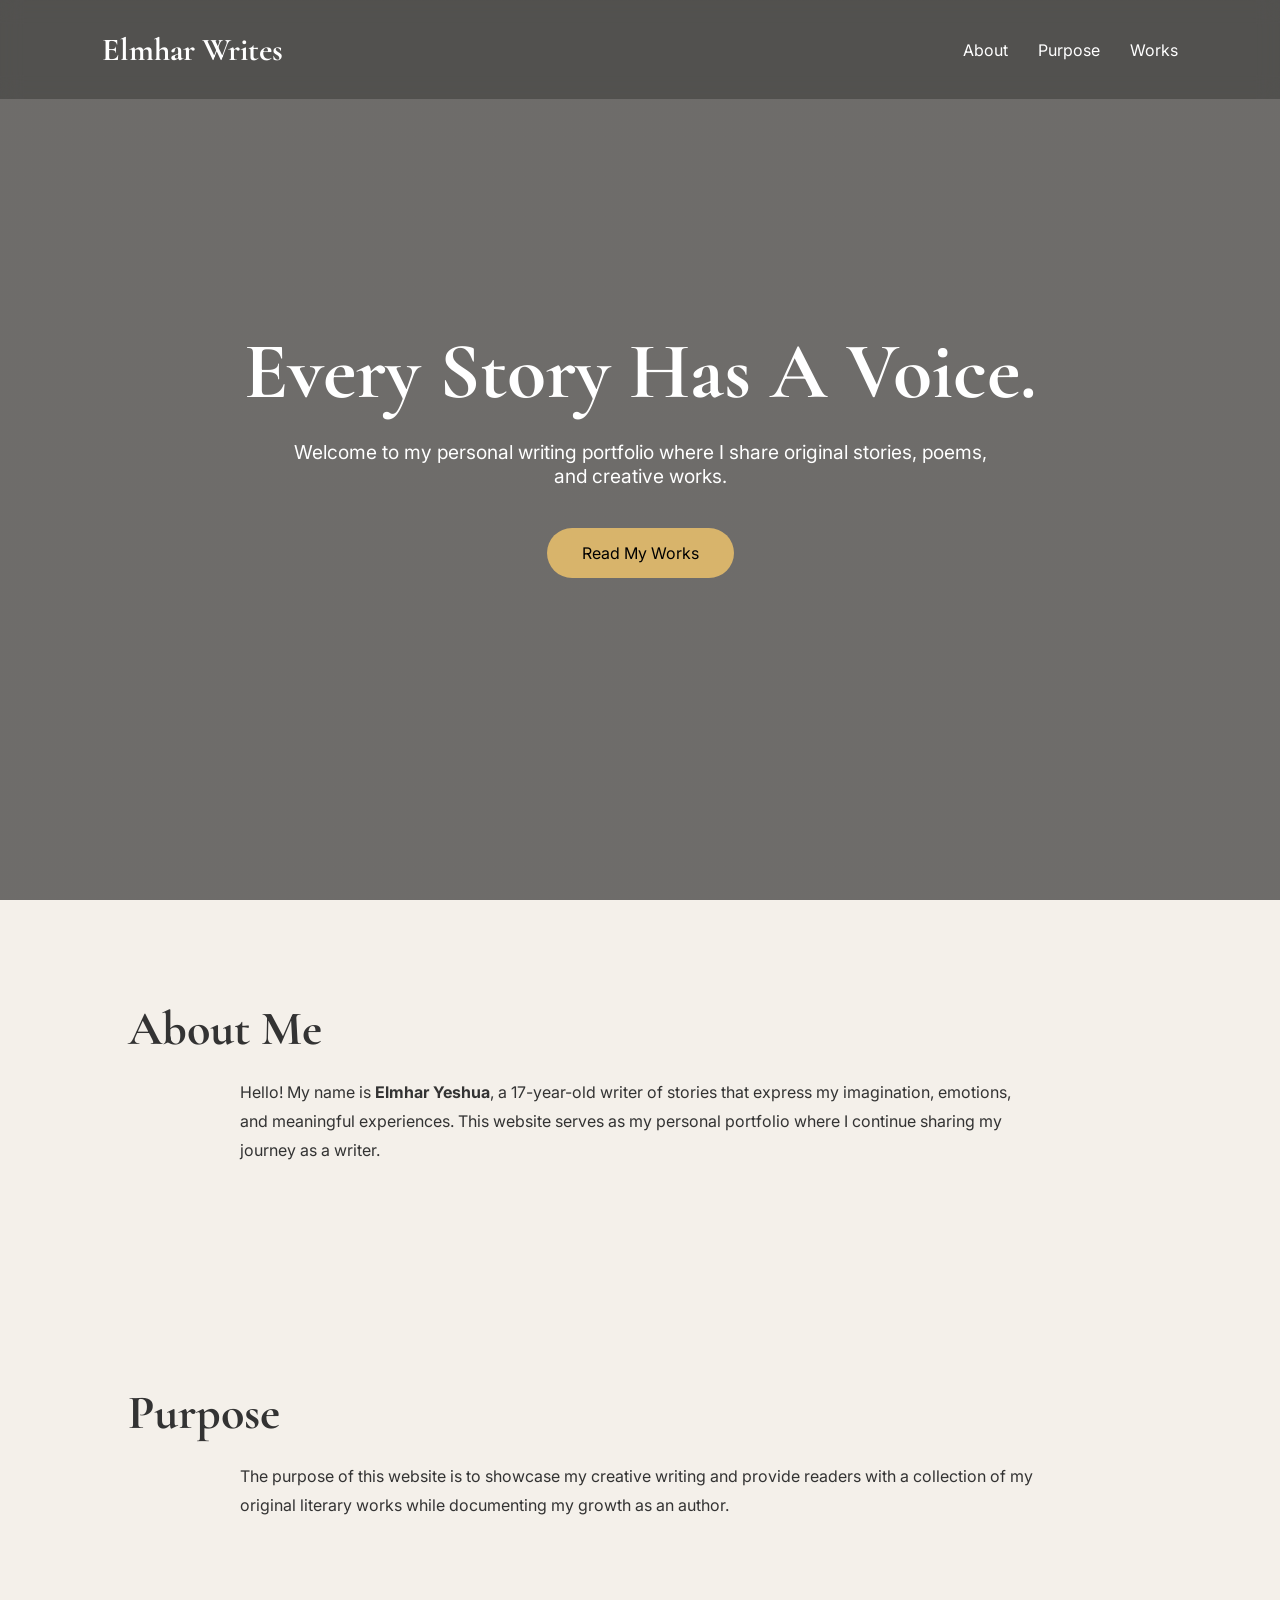
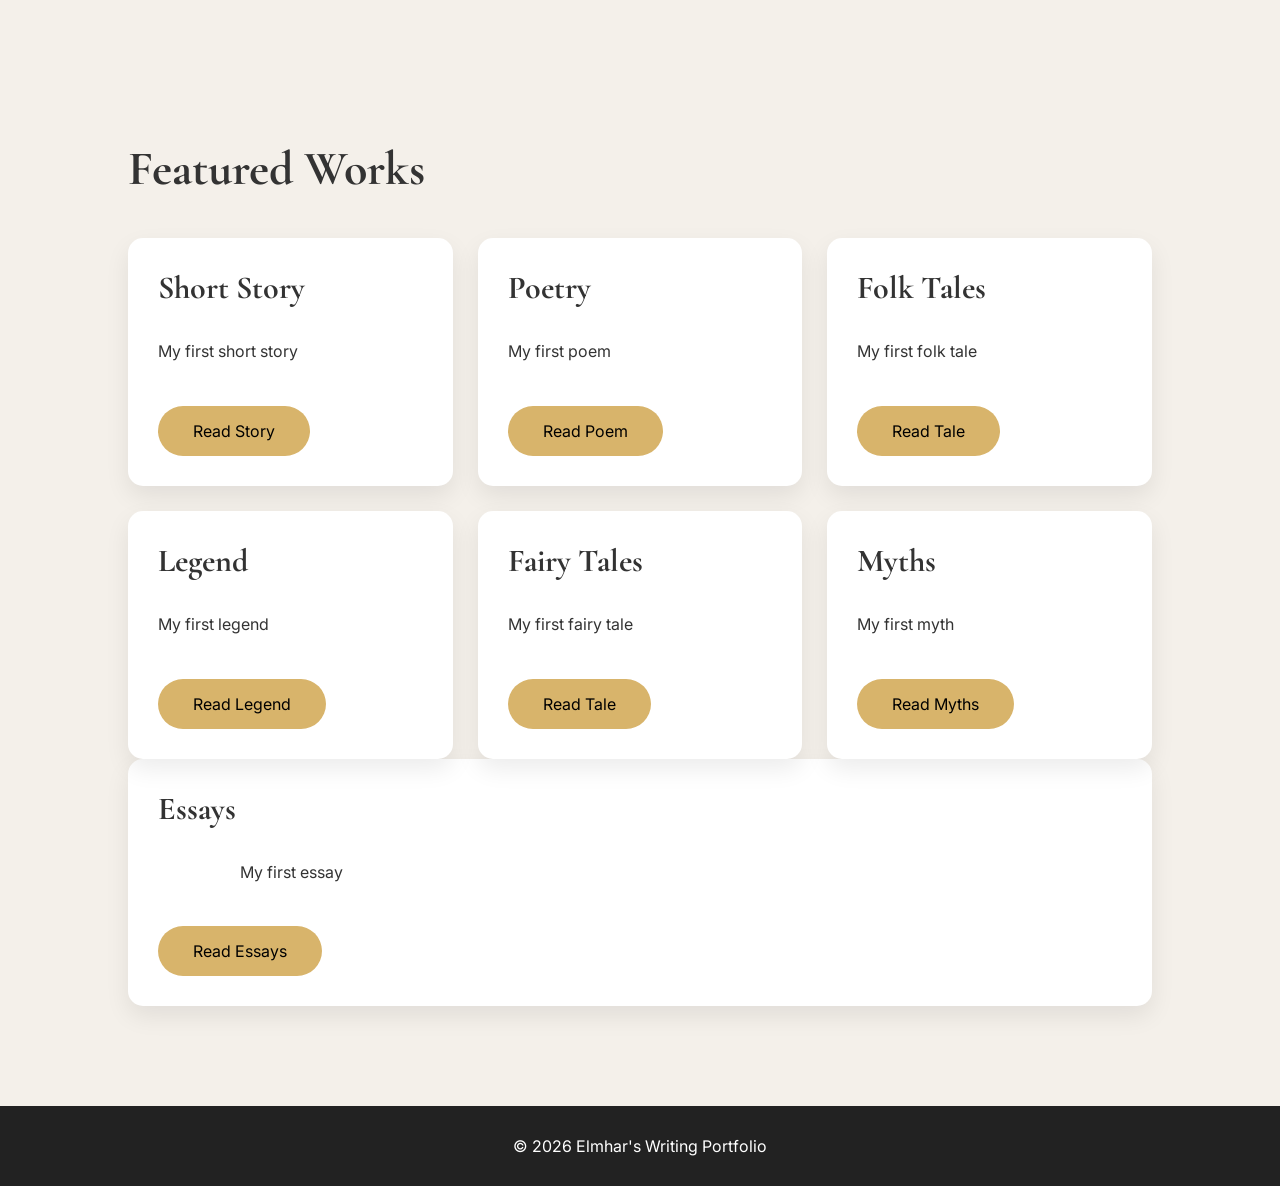
<file: index.html>
<!DOCTYPE html>
<html lang="en">
<head>
    <meta charset="UTF-8">
    <meta name="viewport" content="width=device-width, initial-scale=1.0">
    <title>Elmhar's Writing Portfolio</title>

    <link rel="preconnect" href="https://fonts.googleapis.com">
    <link rel="preconnect" href="https://fonts.gstatic.com" crossorigin>
    <link href="https://fonts.googleapis.com/css2?family=Cormorant+Garamond:wght@400;600;700&family=Inter:wght@300;400;600&display=swap" rel="stylesheet">

    <link rel="stylesheet" href="style.css">
</head>

<body>

<header class="hero">

<nav>
    <div class="logo">Elmhar Writes</div>

    <ul>
        <li><a href="#about">About</a></li>
        <li><a href="#purpose">Purpose</a></li>
        <li><a href="#works">Works</a></li>
    </ul>
</nav>

<div class="hero-content">
    <h1>Every Story Has A Voice.</h1>

    <p>
        Welcome to my personal writing portfolio where I share
        original stories, poems, and creative works.
    </p>

    <a href="#works" class="button">Read My Works</a>
</div>

</header>

<section id="about">

<h2>About Me</h2>

<p>
Hello! My name is <strong>Elmhar Yeshua</strong>, a 17-year-old writer of stories that
express my imagination, emotions, and meaningful experiences. This website serves
as my personal portfolio where I continue sharing my journey as a writer.
</p>

</section>

<section id="purpose">

<h2>Purpose</h2>

<p>
The purpose of this website is to showcase my creative writing and provide
readers with a collection of my original literary works while documenting
my growth as an author.
</p>

</section>

<section id="works">

<h2>Featured Works</h2>

<div class="cards">

<div class="card">
    <h3>Short Story</h3>
    <p>My first short story</p>
    <a href="short-story.html" class="button">Read Story</a>
</div>

<div class="card">
<h3>Poetry</h3>
<p>My first poem</p>
    <a href="poetry.html" class="button">Read Poem</a>
</div>

<div class="card">
<h3>Folk Tales</h3>
<p>My first folk tale</p>
    <a href="folk-tale.html" class="button">Read Tale</a>
</div>

<div class="card">
<h3>Legend</h3>
<p>My first legend</p>
    <a href="legend.html" class="button">Read Legend</a>
</div>

<div class="card">
<h3>Fairy Tales</h3>
<p>My first fairy tale</p>
    <a href="fairy-tale.html" class="button">Read Tale</a>
</div>

<div class="card">
<h3>Myths</h3>
<p>My first myth</p>
    <a href="myths.html" class="button">Read Myths</a>
</div>

</div>

<div class="card">
<h3>Essays</h3>
<p>My first essay</p>
    <a href="essays.html" class="button">Read Essays</a>
</div>



</div>

</section>

<footer>

<p>© 2026 Elmhar's Writing Portfolio</p>

</footer>

</body>
</html>
</file>
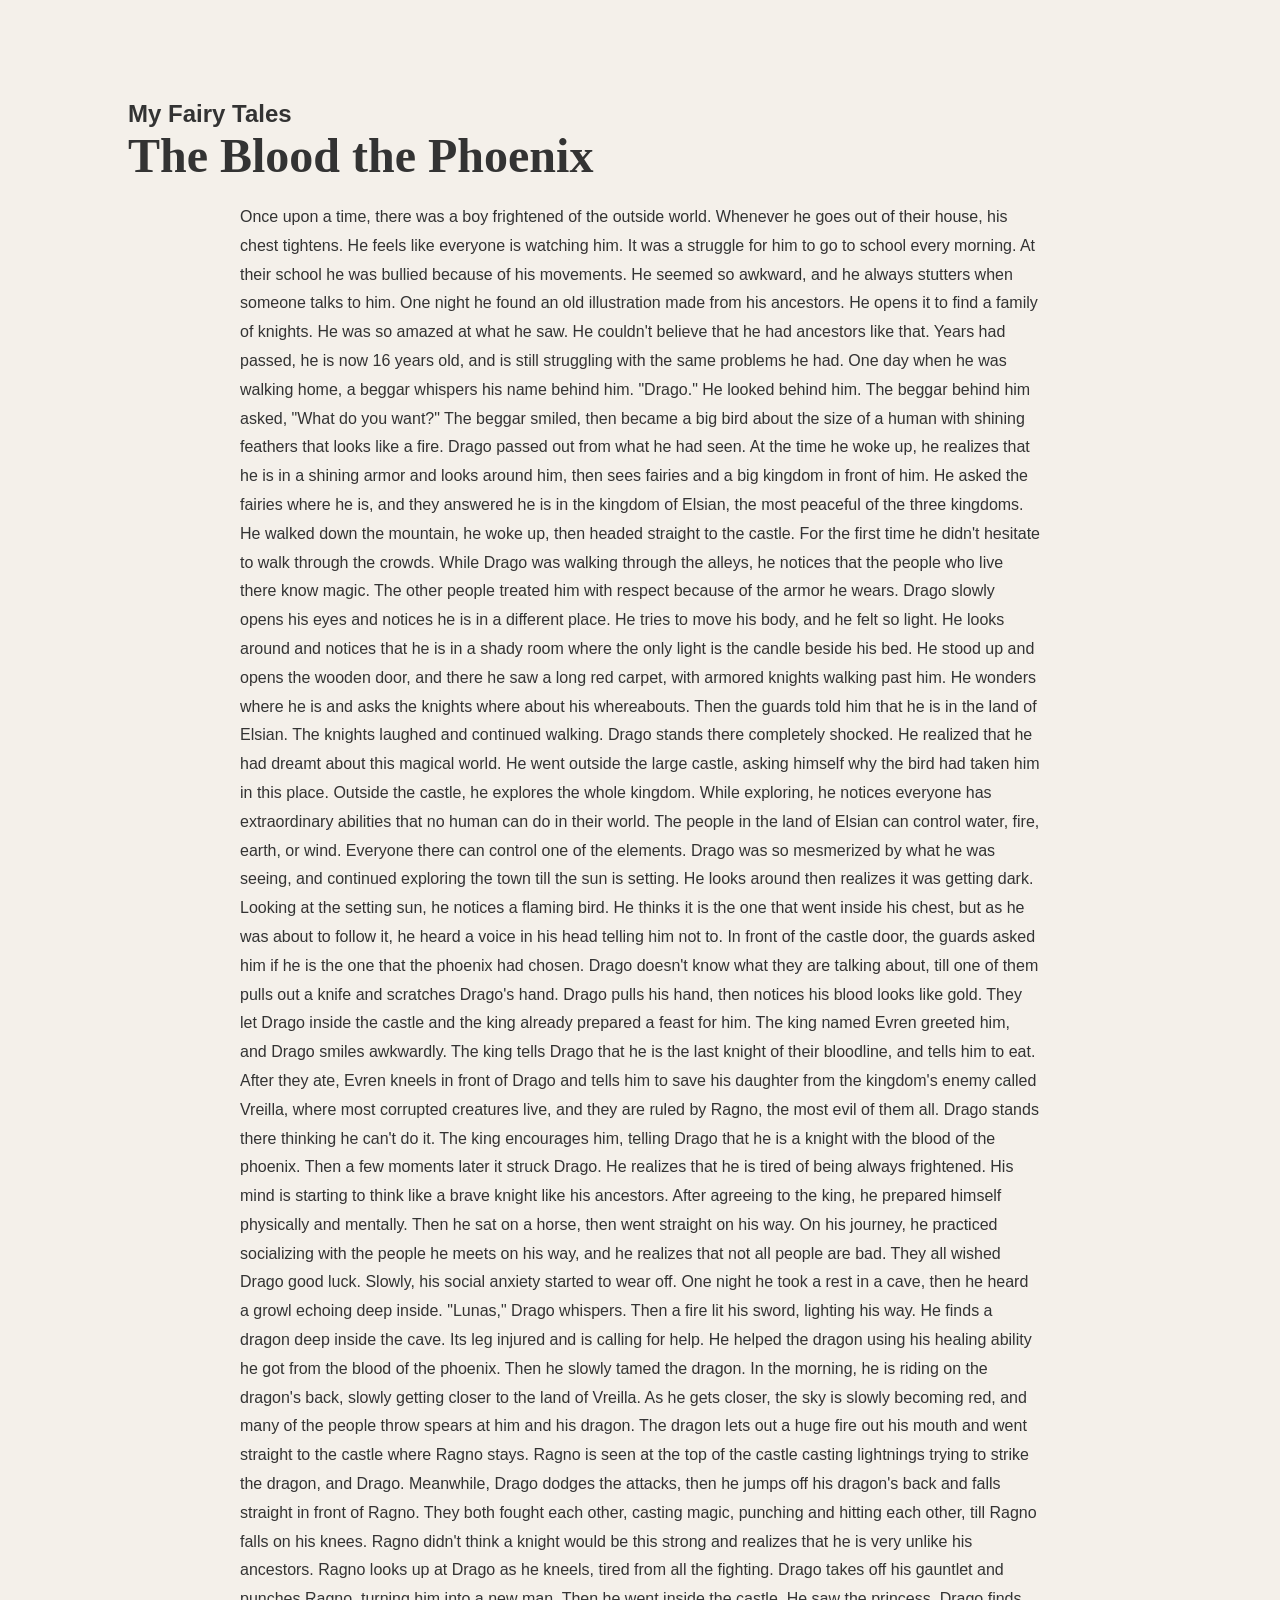
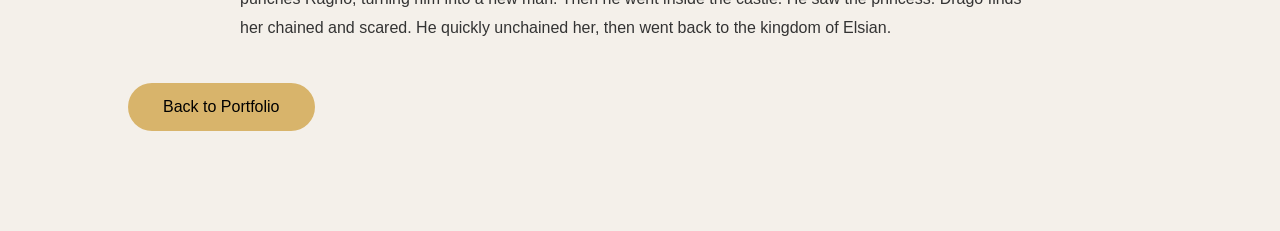
<file: fairy-tales.html>
<!DOCTYPE html>
<html lang="en">
<head>
    <meta charset="UTF-8">
    <meta name="viewport" content="width=device-width, initial-scale=1.0">
    <title>My Fairy Tales</title>
    <link rel="stylesheet" href="style.css">
</head>

<body>

<section>
    <h1>My Fairy Tales</h1>

    <h2>The Blood the Phoenix</h2>

    <p>
       Once upon a time, there was a boy frightened of the outside world. Whenever he goes out of their house, his chest tightens. He feels like everyone is watching him. It was a struggle for him to go to school every morning. At their school he was bullied because of his movements. He seemed so awkward, and he always stutters when someone talks to him.

One night he found an old illustration made from his ancestors. He opens it to find a family of knights. He was so amazed at what he saw. He couldn't believe that he had ancestors like that. Years had passed, he is now 16 years old, and is still struggling with the same problems he had.

One day when he was walking home, a beggar whispers his name behind him. "Drago." He looked behind him. The beggar behind him asked, "What do you want?" The beggar smiled, then became a big bird about the size of a human with shining feathers that looks like a fire. Drago passed out from what he had seen.

At the time he woke up, he realizes that he is in a shining armor and looks around him, then sees fairies and a big kingdom in front of him. He asked the fairies where he is, and they answered he is in the kingdom of Elsian, the most peaceful of the three kingdoms. He walked down the mountain, he woke up, then headed straight to the castle.

For the first time he didn't hesitate to walk through the crowds. While Drago was walking through the alleys, he notices that the people who live there know magic. The other people treated him with respect because of the armor he wears.

Drago slowly opens his eyes and notices he is in a different place. He tries to move his body, and he felt so light. He looks around and notices that he is in a shady room where the only light is the candle beside his bed. He stood up and opens the wooden door, and there he saw a long red carpet, with armored knights walking past him. He wonders where he is and asks the knights where about his whereabouts. Then the guards told him that he is in the land of Elsian. The knights laughed and continued walking. Drago stands there completely shocked. He realized that he had dreamt about this magical world. He went outside the large castle, asking himself why the bird had taken him in this place.

Outside the castle, he explores the whole kingdom. While exploring, he notices everyone has extraordinary abilities that no human can do in their world. The people in the land of Elsian can control water, fire, earth, or wind. Everyone there can control one of the elements. Drago was so mesmerized by what he was seeing, and continued exploring the town till the sun is setting. He looks around then realizes it was getting dark. Looking at the setting sun, he notices a flaming bird. He thinks it is the one that went inside his chest, but as he was about to follow it, he heard a voice in his head telling him not to.

In front of the castle door, the guards asked him if he is the one that the phoenix had chosen. Drago doesn't know what they are talking about, till one of them pulls out a knife and scratches Drago's hand. Drago pulls his hand, then notices his blood looks like gold. They let Drago inside the castle and the king already prepared a feast for him.

The king named Evren greeted him, and Drago smiles awkwardly. The king tells Drago that he is the last knight of their bloodline, and tells him to eat.

After they ate, Evren kneels in front of Drago and tells him to save his daughter from the kingdom's enemy called Vreilla, where most corrupted creatures live, and they are ruled by Ragno, the most evil of them all. Drago stands there thinking he can't do it. The king encourages him, telling Drago that he is a knight with the blood of the phoenix.

Then a few moments later it struck Drago. He realizes that he is tired of being always frightened. His mind is starting to think like a brave knight like his ancestors. After agreeing to the king, he prepared himself physically and mentally. Then he sat on a horse, then went straight on his way.

On his journey, he practiced socializing with the people he meets on his way, and he realizes that not all people are bad. They all wished Drago good luck. Slowly, his social anxiety started to wear off. One night he took a rest in a cave, then he heard a growl echoing deep inside. "Lunas," Drago whispers. Then a fire lit his sword, lighting his way.

He finds a dragon deep inside the cave. Its leg injured and is calling for help. He helped the dragon using his healing ability he got from the blood of the phoenix. Then he slowly tamed the dragon.

In the morning, he is riding on the dragon's back, slowly getting closer to the land of Vreilla. As he gets closer, the sky is slowly becoming red, and many of the people throw spears at him and his dragon. The dragon lets out a huge fire out his mouth and went straight to the castle where Ragno stays.

Ragno is seen at the top of the castle casting lightnings trying to strike the dragon, and Drago. Meanwhile, Drago dodges the attacks, then he jumps off his dragon's back and falls straight in front of Ragno. They both fought each other, casting magic, punching and hitting each other, till Ragno falls on his knees.

Ragno didn't think a knight would be this strong and realizes that he is very unlike his ancestors. Ragno looks up at Drago as he kneels, tired from all the fighting. Drago takes off his gauntlet and punches Ragno, turning him into a new man. Then he went inside the castle. He saw the princess.

Drago finds her chained and scared. He quickly unchained her, then went back to the kingdom of Elsian.
<p>
    
</p>
    <a href="index.html" class="button">Back to Portfolio</a>
</section>

</body>
</html>
</file>
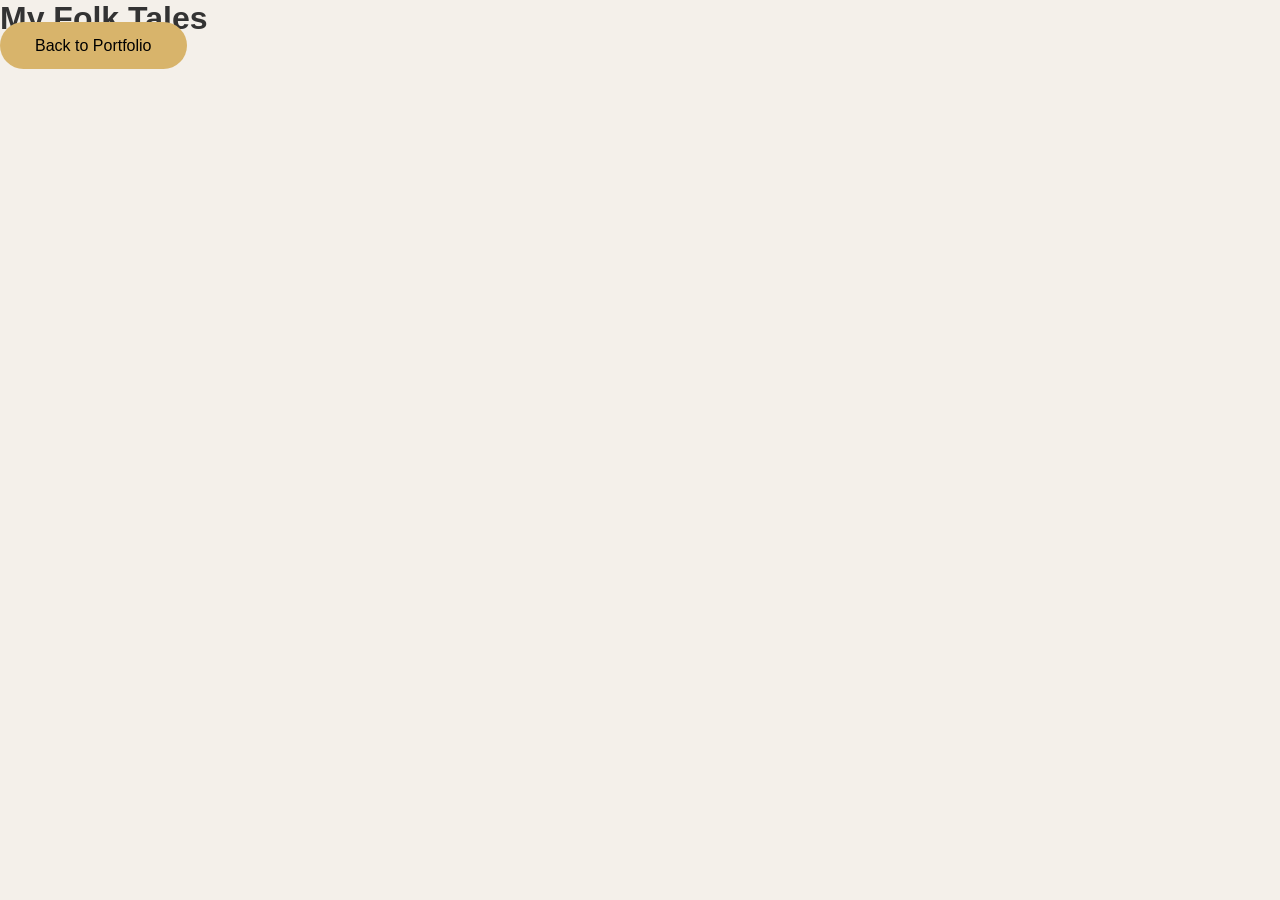
<file: folk-tales.html>
<!DOCTYPE html>
<html lang="en">
<head>
    <meta charset="UTF-8">
    <meta name="viewport" content="width=device-width, initial-scale=1.0">
    <title>Document</title>
    <link rel="stylesheet" href="style.css">
</head>

<body>

<search>
    <h1>My Folk Tales</h1>
</p>

    <a href="index.html" class="button">Back to Portfolio</a>
    
</body>
</html>
</file>
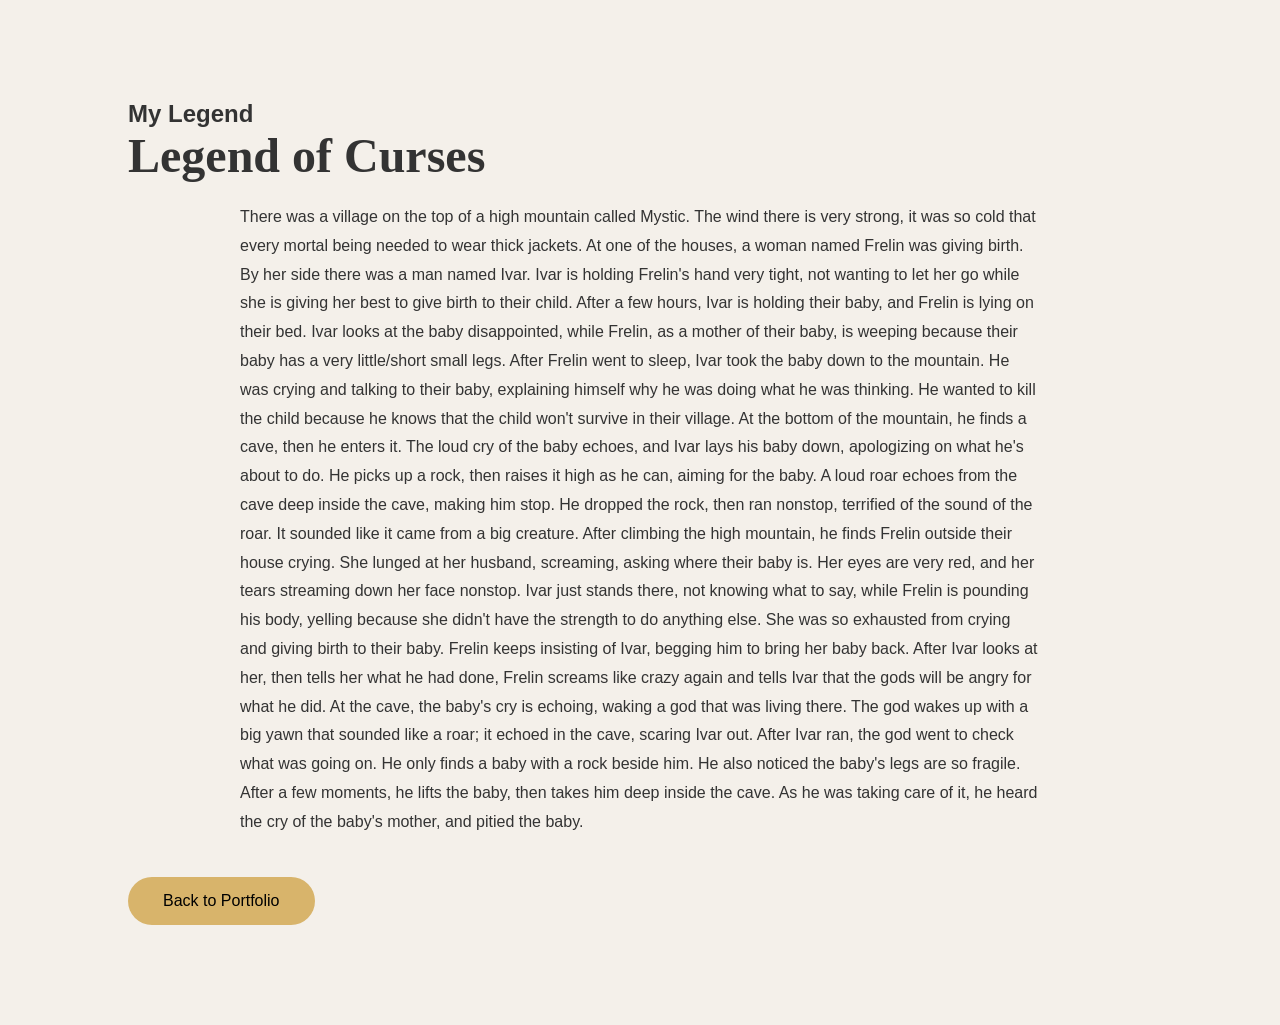
<file: legend.html>
<!DOCTYPE html>
<html lang="en">
<head>
    <meta charset="UTF-8">
    <meta name="viewport" content="width=device-width, initial-scale=1.0">
    <title>My Legend</title>
    <link rel="stylesheet" href="style.css">
</head>

<body>

<section>
    <h1>My Legend</h1>

    <h2>Legend of Curses</h2>

    <p>
        There was a village on the top of a high mountain called Mystic. The wind there is very strong, it was so cold that every mortal being needed to wear thick jackets. At one of the houses, a woman named Frelin was giving birth. By her side there was a man named Ivar. Ivar is holding Frelin's hand very tight, not wanting to let her go while she is giving her best to give birth to their child. After a few hours, Ivar is holding their baby, and Frelin is lying on their bed. Ivar looks at the baby disappointed, while Frelin, as a mother of their baby, is weeping because their baby has a very little/short small legs.

After Frelin went to sleep, Ivar took the baby down to the mountain. He was crying and talking to their baby, explaining himself why he was doing what he was thinking. He wanted to kill the child because he knows that the child won't survive in their village. At the bottom of the mountain, he finds a cave, then he enters it. The loud cry of the baby echoes, and Ivar lays his baby down, apologizing on what he's about to do. He picks up a rock, then raises it high as he can, aiming for the baby. A loud roar echoes from the cave deep inside the cave, making him stop. He dropped the rock, then ran nonstop, terrified of the sound of the roar. It sounded like it came from a big creature.

After climbing the high mountain, he finds Frelin outside their house crying. She lunged at her husband, screaming, asking where their baby is. Her eyes are very red, and her tears streaming down her face nonstop. Ivar just stands there, not knowing what to say, while Frelin is pounding his body, yelling because she didn't have the strength to do anything else. She was so exhausted from crying and giving birth to their baby. Frelin keeps insisting of Ivar, begging him to bring her baby back. After Ivar looks at her, then tells her what he had done, Frelin screams like crazy again and tells Ivar that the gods will be angry for what he did.

At the cave, the baby's cry is echoing, waking a god that was living there. The god wakes up with a big yawn that sounded like a roar; it echoed in the cave, scaring Ivar out. After Ivar ran, the god went to check what was going on. He only finds a baby with a rock beside him. He also noticed the baby's legs are so fragile. After a few moments, he lifts the baby, then takes him deep inside the cave. As he was taking care of it, he heard the cry of the baby's mother, and pitied the baby.
    
    </p>

    <a href="index.html" class="button">Back to Portfolio</a>
</section>

</body>
</html>
</file>
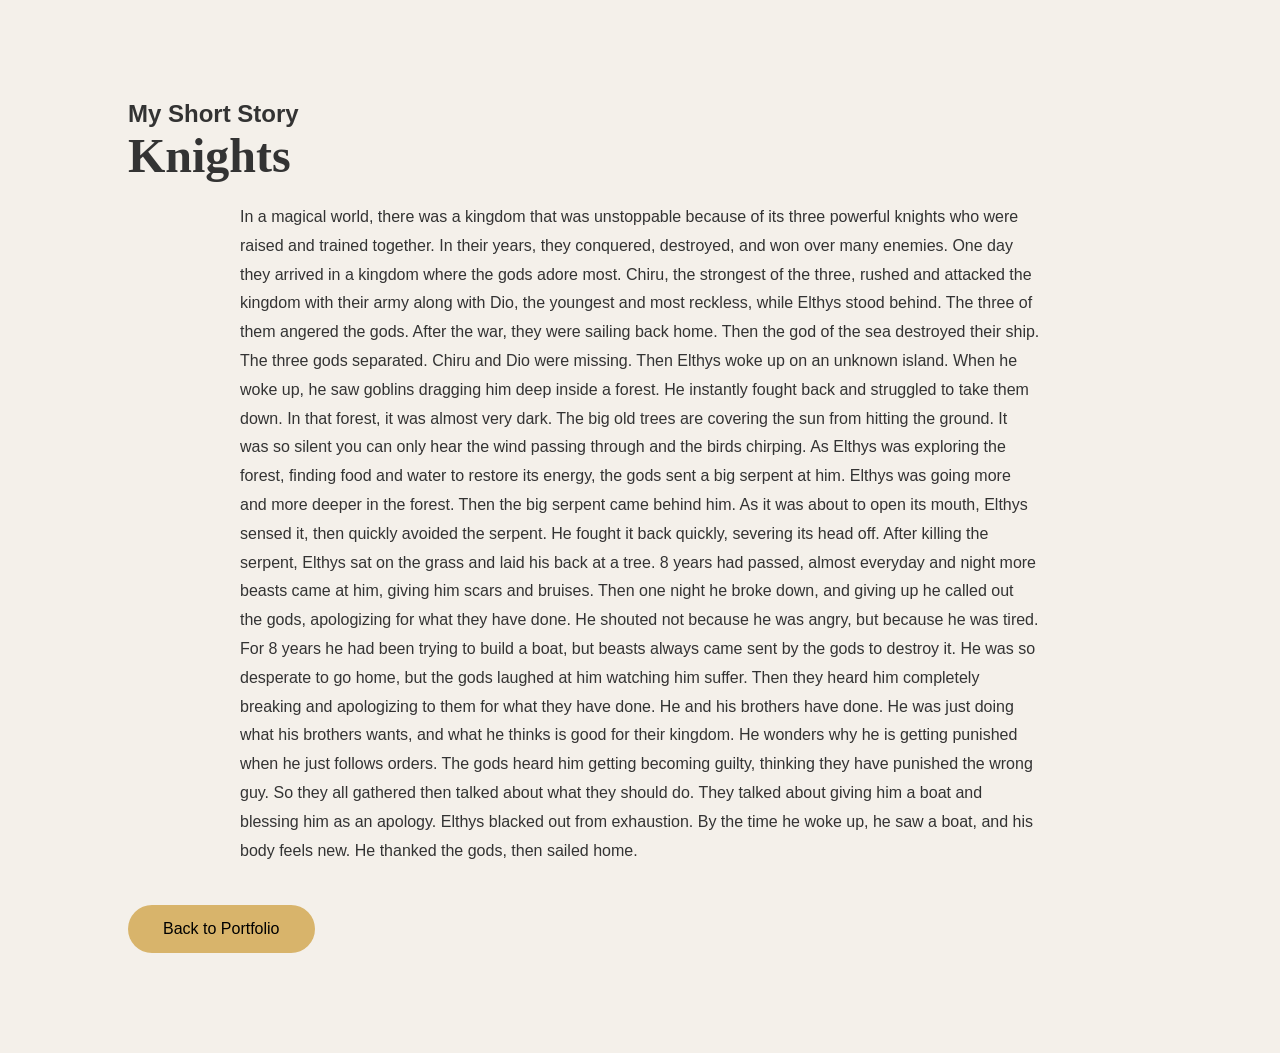
<file: short-story.html>
<!DOCTYPE html>
<html lang="en">
<head>
    <meta charset="UTF-8">
    <meta name="viewport" content="width=device-width, initial-scale=1.0">
    <title>My Short Story</title>
    <link rel="stylesheet" href="style.css">
</head>

<body>

<section>
    <h1>My Short Story</h1>

    <h2>Knights</h2>

    <p>
       In a magical world, there was a kingdom that was unstoppable because of its three powerful knights who were raised and trained together. In their years, they conquered, destroyed, and won over many enemies. One day they arrived in a kingdom where the gods adore most. Chiru, the strongest of the three, rushed and attacked the kingdom with their army along with Dio, the youngest and most reckless, while Elthys stood behind. The three of them angered the gods.

After the war, they were sailing back home. Then the god of the sea destroyed their ship. The three gods separated. Chiru and Dio were missing. Then Elthys woke up on an unknown island. When he woke up, he saw goblins dragging him deep inside a forest. He instantly fought back and struggled to take them down.

In that forest, it was almost very dark. The big old trees are covering the sun from hitting the ground. It was so silent you can only hear the wind passing through and the birds chirping. As Elthys was exploring the forest, finding food and water to restore its energy, the gods sent a big serpent at him. Elthys was going more and more deeper in the forest. Then the big serpent came behind him. As it was about to open its mouth, Elthys sensed it, then quickly avoided the serpent. He fought it back quickly, severing its head off. After killing the serpent, Elthys sat on the grass and laid his back at a tree.

8 years had passed, almost everyday and night more beasts came at him, giving him scars and bruises. Then one night he broke down, and giving up he called out the gods, apologizing for what they have done. He shouted not because he was angry, but because he was tired. For 8 years he had been trying to build a boat, but beasts always came sent by the gods to destroy it.

He was so desperate to go home, but the gods laughed at him watching him suffer. Then they heard him completely breaking and apologizing to them for what they have done. He and his brothers have done. He was just doing what his brothers wants, and what he thinks is good for their kingdom. He wonders why he is getting punished when he just follows orders.

The gods heard him getting becoming guilty, thinking they have punished the wrong guy. So they all gathered then talked about what they should do. They talked about giving him a boat and blessing him as an apology. Elthys blacked out from exhaustion. By the time he woke up, he saw a boat, and his body feels new. He thanked the gods, then sailed home.
   
    </p>

    <a href="index.html" class="button">Back to Portfolio</a>
</section>

</body>
</html>
</file>
<file: style.css>
*{
margin:0;
padding:0;
box-sizing:border-box;
scroll-behavior:smooth;
}

body{

font-family:'Inter',sans-serif;
background:#f4f0ea;
color:#333;

}

.hero{

height:100vh;

background:
linear-gradient(rgba(0,0,0,.55),rgba(0,0,0,.55)),
url("https://images.unsplash.com/photo-1512820790803-83ca734da794?auto=format&fit=crop&w=1600&q=80");

background-size:cover;
background-position:center;

display:flex;
flex-direction:column;

}

nav{

display:flex;
justify-content:space-between;
align-items:center;

padding:30px 8%;

position:fixed;
width:100%;

background:rgba(0,0,0,.25);
backdrop-filter:blur(10px);

}

.logo{

font-size:2rem;
color:white;
font-family:'Cormorant Garamond',serif;
font-weight:bold;

}

nav ul{

display:flex;
list-style:none;

}

nav li{

margin-left:30px;

}

nav a{

color:white;
text-decoration:none;
transition:.3s;

}

nav a:hover{

color:#d8b46b;

}

.hero-content{

flex:1;

display:flex;
flex-direction:column;

justify-content:center;
align-items:center;

text-align:center;

padding:20px;

color:white;

animation:fade 1.5s ease;

}

.hero-content h1{

font-family:'Cormorant Garamond',serif;

font-size:5rem;

margin-bottom:20px;

}

.hero-content p{

max-width:700px;

font-size:1.2rem;

margin-bottom:40px;

}

.button{

background:#d8b46b;

padding:15px 35px;

color:black;

text-decoration:none;

border-radius:40px;

transition:.3s;

}

.button:hover{

transform:scale(1.08);

}

section{

padding:100px 10%;

}

section h2{

font-family:'Cormorant Garamond',serif;

font-size:3rem;

margin-bottom:20px;

}

.cards{

display:grid;

grid-template-columns:repeat(auto-fit,minmax(250px,1fr));

gap:25px;

margin-top:40px;

}

.card{

background:white;

padding:30px;

border-radius:15px;

box-shadow:0 10px 25px rgba(0,0,0,.08);

transition:.3s;

}

.card:hover{

transform:translateY(-10px);

}

footer{

background:#222;

color:white;

text-align:center;

padding:30px;

}

@keyframes fade{

from{

opacity:0;
transform:translateY(30px);

}

to{

opacity:1;
transform:translateY(0);

}

}

/* STORY PAGE */

section p {
    max-width: 800px;
    margin: 0 auto 20px;
    line-height: 1.8;
}

section h3 {
    font-family: 'Cormorant Garamond', serif;
    font-size: 2rem;
    margin-bottom: 30px;
}

section .button {
    display: inline-block;
    margin-top: 20px;
}
</file>
